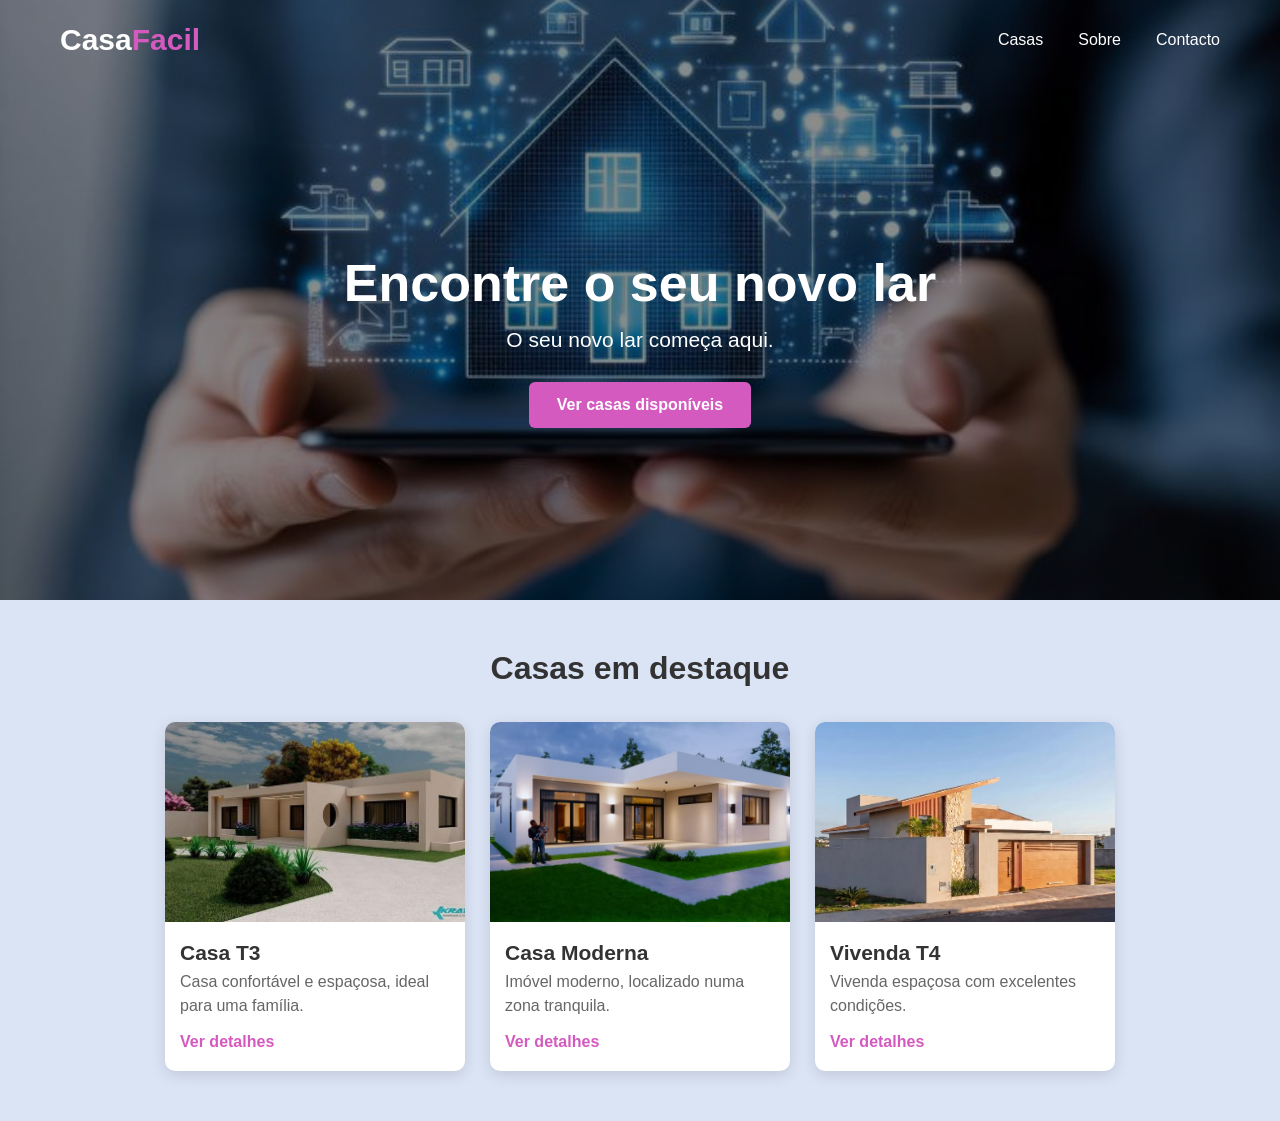
<file: index.html>
<!DOCTYPE html>
<html lang="pt">
<head>
    <meta charset="UTF-8">
    <meta name="viewport" content="width=device-width, initial-scale=1.0">
    <title>CasaFacil</title>

    <link rel="stylesheet" href="estilo.css">
</head>

<body>

    <header class="banner">

        <nav>

            <div class="logo">
                Casa<span>Facil</span>
            </div>

            <ul class="menu">
                <li><a href="#casas">Casas</a></li>
                <li><a href="sobre.html">Sobre</a></li>
                <li><a href="contato.html">Contacto</a></li>
            </ul>

        </nav>
 
        <div class="banner-conteudo">

            <h1>Encontre o seu novo lar</h1>

            <p>O seu novo lar começa aqui.</p>

            <a href="#casas" class="botao">
                Ver casas disponíveis
            </a>

        </div>

    </header>



    <section class="casas" id="casas">

        <h2>Casas em destaque</h2>

        <div class="casas-carrossel">

            <article class="casa">
                <img src="casaT3.jpg" alt="Casa para arrendar">

                <h3>Casa T3</h3>

                <p>
                    Casa confortável e espaçosa,
                    ideal para uma família.
                </p>

                <a href="casaT3.html">Ver detalhes</a>
            </article>


            <article class="casa">
                <img src="Modern Villa.jpg" alt="Casa moderna para arrendar">

                <h3>Casa Moderna</h3>

                <p>
                    Imóvel moderno, localizado
                    numa zona tranquila.
                </p>

                <a href="casaModerna.html">Ver detalhes</a>
            </article>


            <article class="casa">
                <img src="casaT4.jpg" alt="Vivenda para arrendar">

                <h3>Vivenda T4</h3>

                <p>
                    Vivenda espaçosa com
                    excelentes condições.
                </p>

                <a href="vivenda.html">Ver detalhes</a>
            </article>

        </div>

    </section>


</body>
</html>
</file>
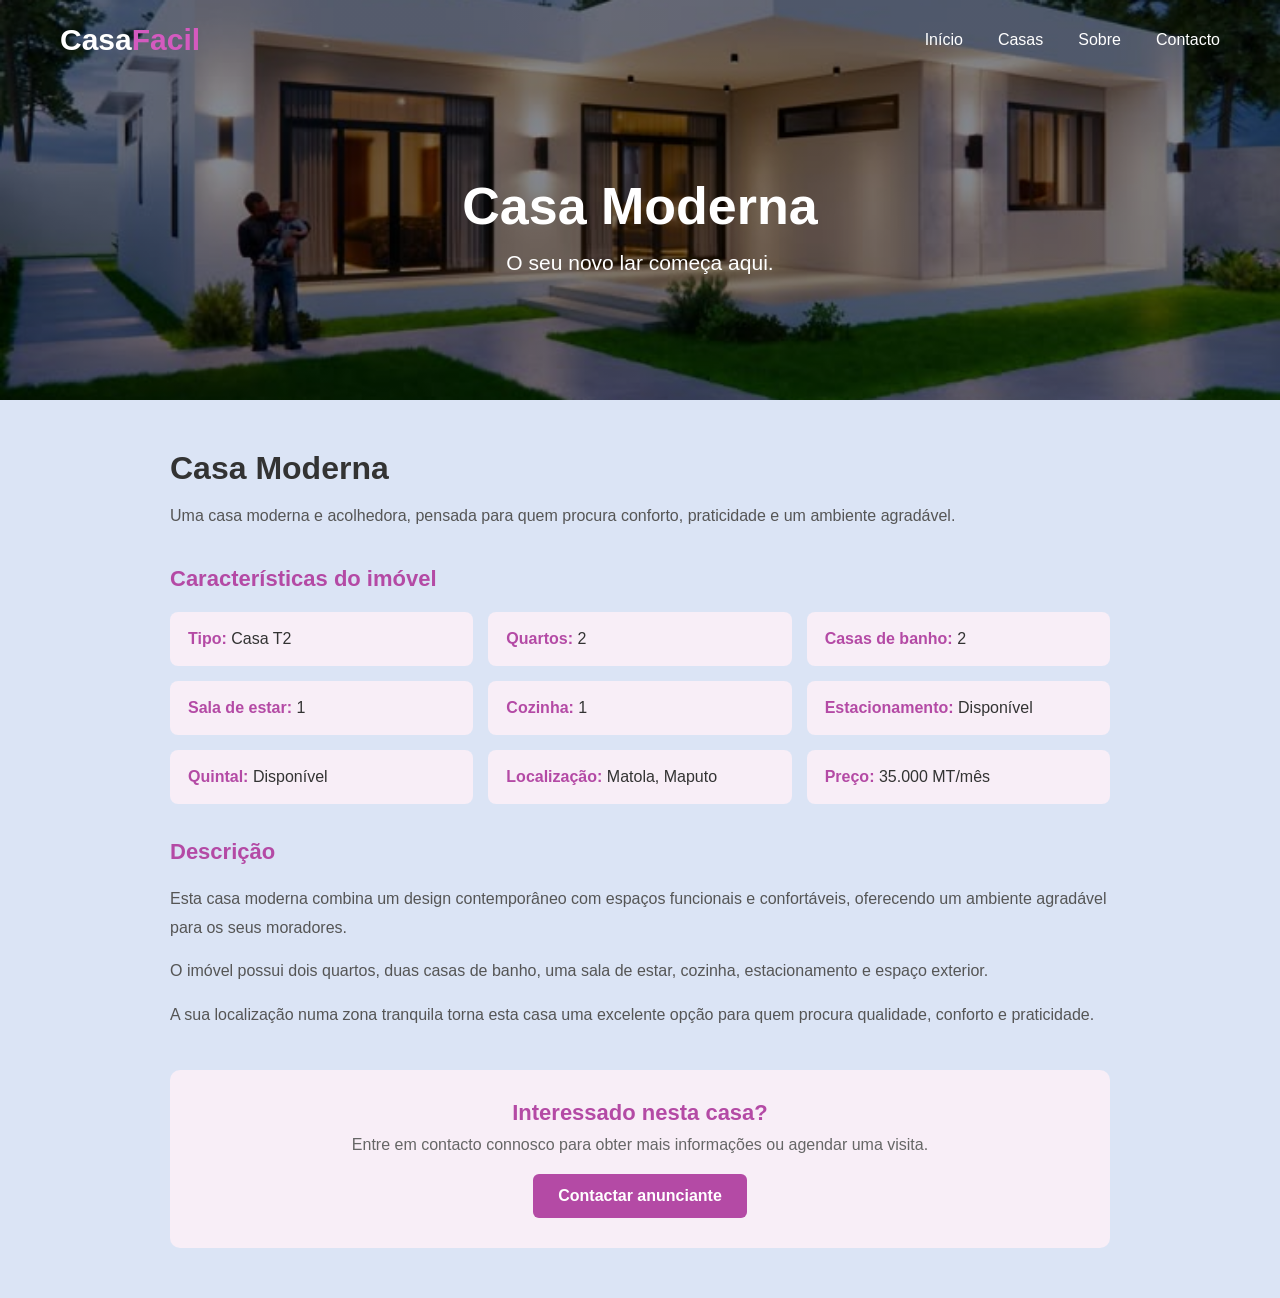
<file: casaModerna.html>
<!DOCTYPE html>
<html lang="pt">
<head>
    <meta charset="UTF-8">
    <meta name="viewport" content="width=device-width, initial-scale=1.0">
    <title>Casa Tipo 3</title>

    <link rel="stylesheet" href="casaModerna.css">
</head>
<body>
    
    <header class="banner">

        <nav>

            <div class="logo">
                Casa<span>Facil</span>
            </div>

            <ul class="menu">
                <li><a href="index.html">Início</a></li>
                <li><a href="dashboard.html">Casas</a></li>
                <li><a href="sobre.html">Sobre</a></li>
                <li><a href="contato.html">Contacto</a></li>
            </ul>

        </nav>

        <div class="banner-conteudo">

            <h1>Casa Moderna</h1>

            <p>O seu novo lar começa aqui.</p>



        </div>

    </header>

     <section class="descricao-casa">

        <h2>Casa Moderna</h2>

        <p class="introducao">
            Uma casa moderna e acolhedora, pensada para quem
            procura conforto, praticidade e um ambiente agradável.
        </p>


        <h3> Características do imóvel</h3>

        <div class="caracteristicas">

            <p><strong>Tipo:</strong> Casa T2</p>

            <p><strong>Quartos:</strong> 2</p>

            <p><strong>Casas de banho:</strong> 2</p>

            <p><strong>Sala de estar:</strong> 1</p>

            <p><strong>Cozinha:</strong> 1</p>

            <p><strong>Estacionamento:</strong> Disponível</p>

            <p><strong>Quintal:</strong> Disponível</p>

            <p><strong>Localização:</strong> Matola, Maputo</p>

            <p><strong>Preço:</strong> 35.000 MT/mês</p>

        </div>


        <h3> Descrição</h3>

        <p>
            Esta casa moderna combina um design contemporâneo
            com espaços funcionais e confortáveis, oferecendo
            um ambiente agradável para os seus moradores.
        </p>

        <p>
            O imóvel possui dois quartos, duas casas de banho,
            uma sala de estar, cozinha, estacionamento e espaço
            exterior.
        </p>

        <p>
            A sua localização numa zona tranquila torna esta
            casa uma excelente opção para quem procura qualidade,
            conforto e praticidade.
        </p>


        <div class="contacto-casa">

            <h3> Interessado nesta casa?</h3>

            <p>
                Entre em contacto connosco para obter mais
                informações ou agendar uma visita.
            </p>

            <a href="contato.html">
                Contactar anunciante
            </a>

        </div>

    </section>

</body>
</html>
</file>
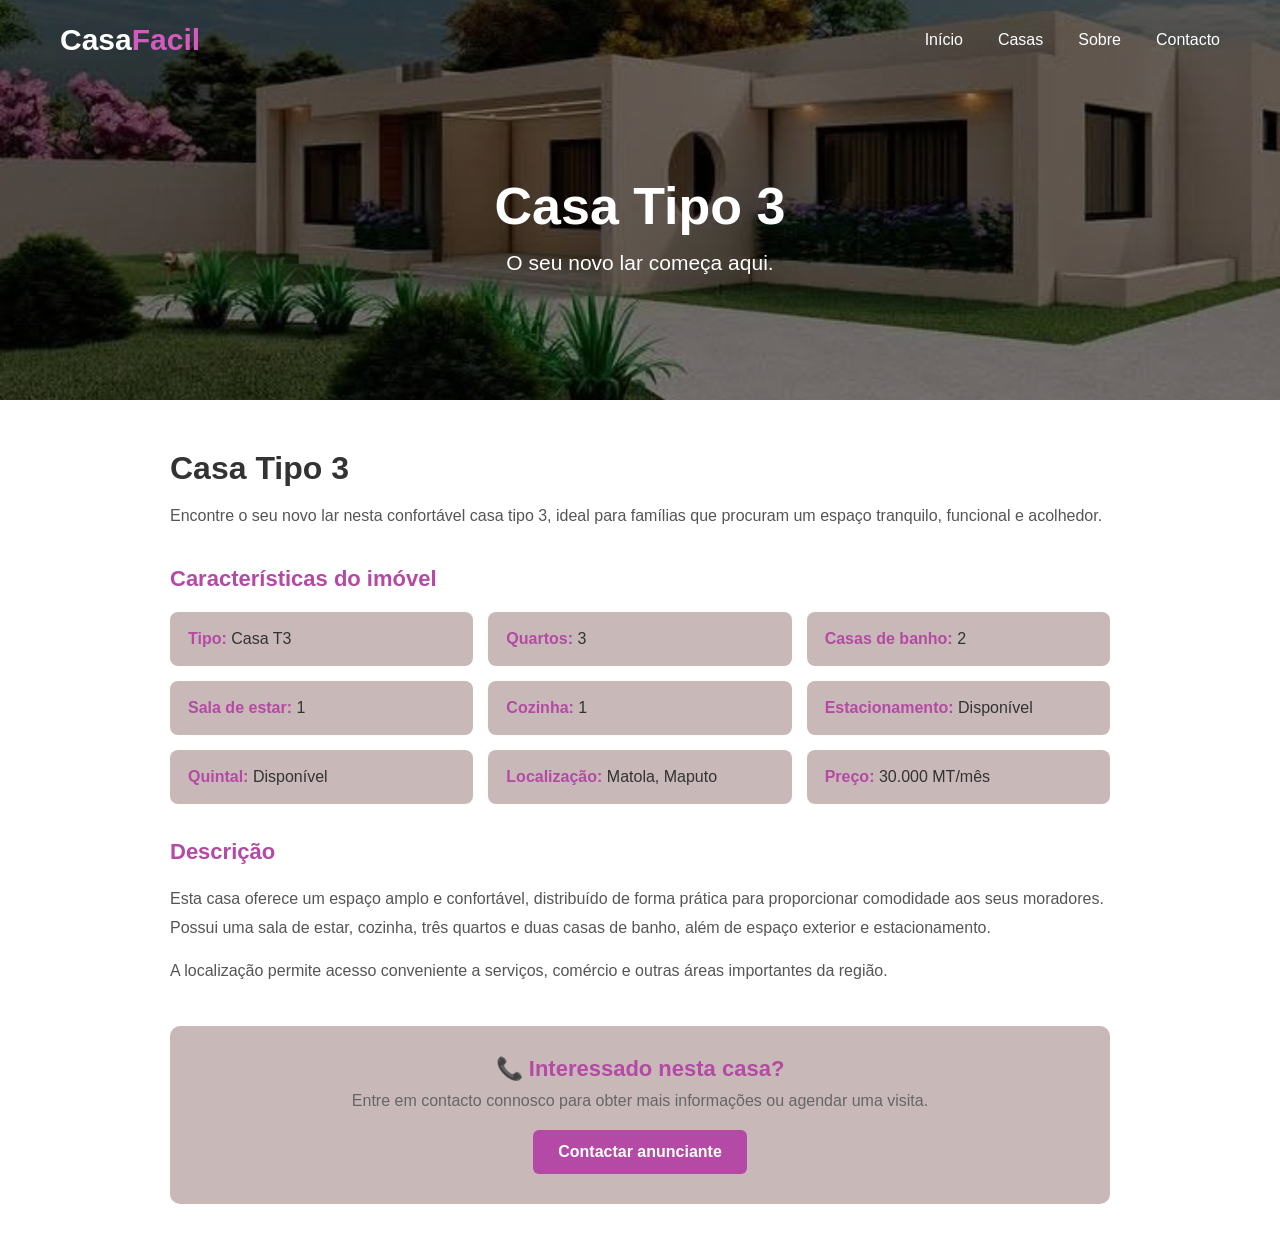
<file: casaT3.html>
<!DOCTYPE html>
<html lang="pt">
<head>
    <meta charset="UTF-8">
    <meta name="viewport" content="width=device-width, initial-scale=1.0">
    <title>Casa Tipo 3</title>

    <link rel="stylesheet" href="casaT3.css">
</head>
<body>
    
    <header class="banner">

        <nav>

            <div class="logo">
                Casa<span>Facil</span>
            </div>

            <ul class="menu">
                <li><a href="index.html">Início</a></li>
                <li><a href="index.html#casas">Casas</a></li>
                <li><a href="sobre.html">Sobre</a></li>
                <li><a href="contato.html">Contacto</a></li>
            </ul>

        </nav>

        <div class="banner-conteudo">

            <h1>Casa Tipo 3</h1>

            <p>O seu novo lar começa aqui.</p>


        </div>

    </header>

    <section class="descricao-casa">

    <h2>Casa Tipo 3</h2>

    <p class="introducao">
        Encontre o seu novo lar nesta confortável casa tipo 3,
        ideal para famílias que procuram um espaço tranquilo,
        funcional e acolhedor.
    </p>

    <h3>Características do imóvel</h3>

    <div class="caracteristicas">

        <p><strong>Tipo:</strong> Casa T3</p>
        <p><strong>Quartos:</strong> 3</p>
        <p><strong>Casas de banho:</strong> 2</p>
        <p><strong>Sala de estar:</strong> 1</p>
        <p><strong>Cozinha:</strong> 1</p>
        <p><strong>Estacionamento:</strong> Disponível</p>
        <p><strong>Quintal:</strong> Disponível</p>
        <p><strong>Localização:</strong> Matola, Maputo</p>
        <p><strong>Preço:</strong> 30.000 MT/mês</p>

    </div>

    <h3> Descrição</h3>

    <p>
        Esta casa oferece um espaço amplo e confortável,
        distribuído de forma prática para proporcionar
        comodidade aos seus moradores. Possui uma sala de
        estar, cozinha, três quartos e duas casas de banho,
        além de espaço exterior e estacionamento.
    </p>

    <p>
        A localização permite acesso conveniente a serviços,
        comércio e outras áreas importantes da região.
    </p>

    <div class="contacto-casa">

        <h3>📞 Interessado nesta casa?</h3>

        <p>
            Entre em contacto connosco para obter mais
            informações ou agendar uma visita.
        </p>

        <a href="contato.html">Contactar anunciante</a>

    </div>

</section>
</body>
</html>
</file>
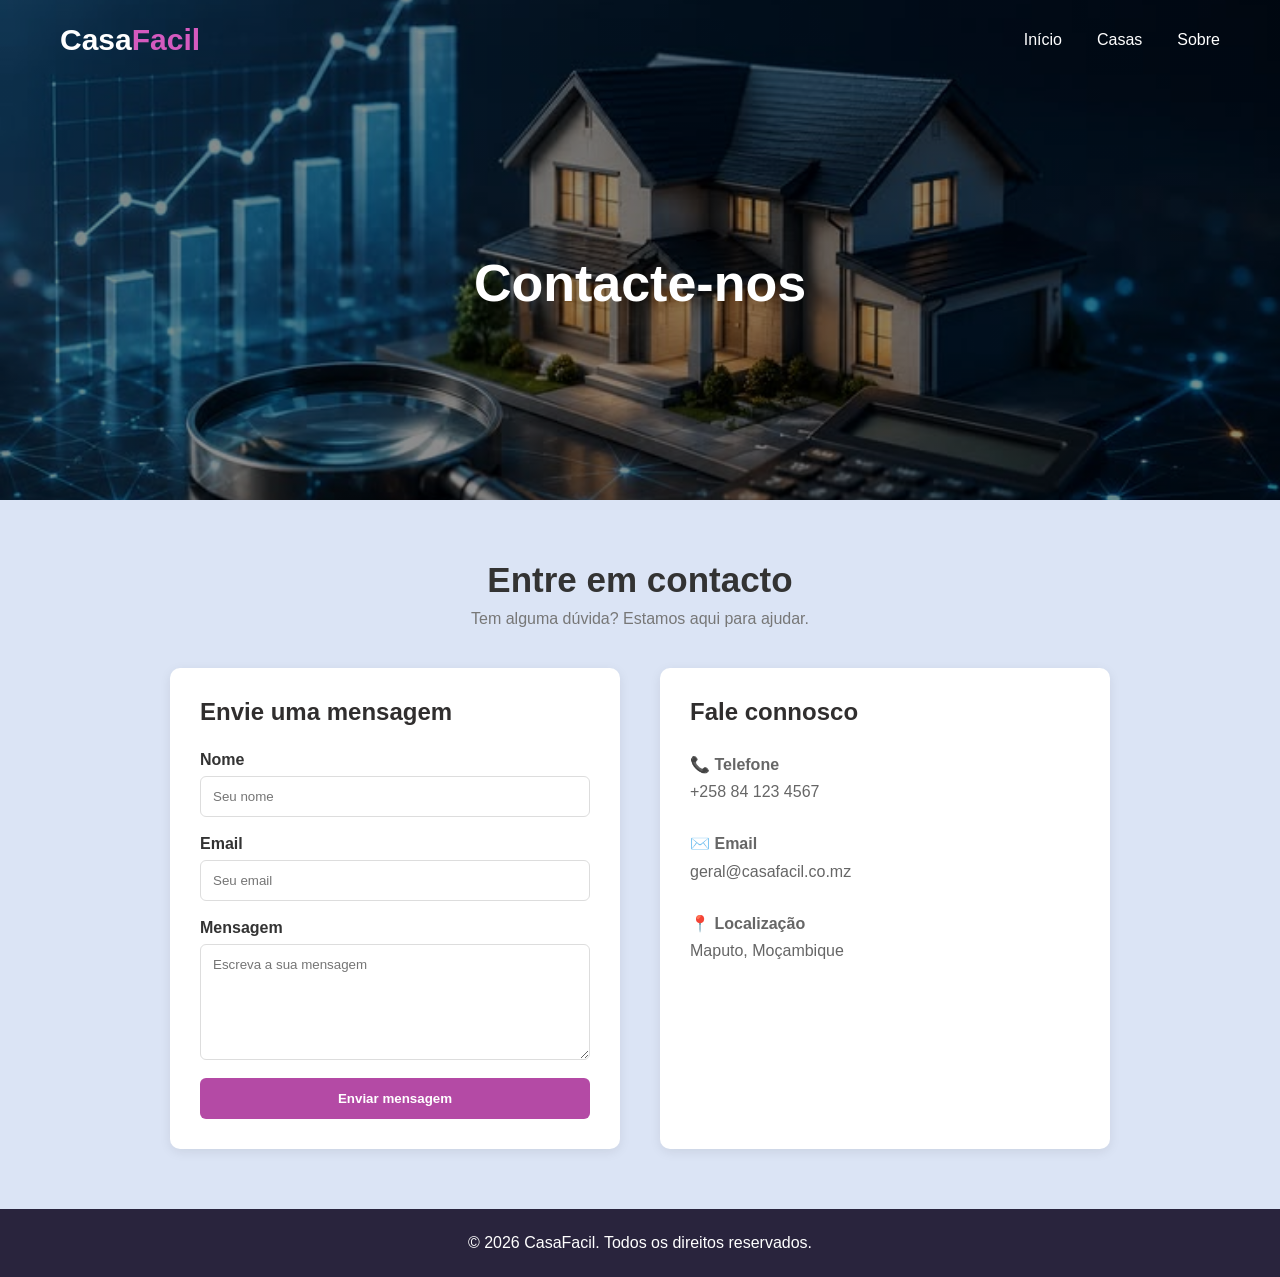
<file: contato.html>
<!DOCTYPE html>
<html lang="pt">
<head>
    <meta charset="UTF-8">
    <meta name="viewport" content="width=device-width, initial-scale=1.0">

    <title>Contacto | CasaFacil</title>

    <link rel="stylesheet" href="contato.css">

</head>

<body>

    <!-- MENU -->

    
    <header class="banner">

        <nav>

            <div class="logo">
                Casa<span>Facil</span>
            </div>

            <ul class="menu">
                <li><a href="index.html">Início</a></li>
                <li><a href="index.html#casas">Casas</a></li>
                <li><a href="sobre.html">Sobre</a></li>
            </ul>

        </nav>

        <div class="banner-conteudo">

            <h1>Contacte-nos</h1>

        </div>

    </header>


    <!-- CONTACTO -->

    <section class="contacto">

        <h1>Entre em contacto</h1>

        <p>
            Tem alguma dúvida? Estamos aqui para ajudar.
        </p>


        <div class="contacto-container">

            <!-- FORMULÁRIO -->

            <div class="formulario">

                <h2>Envie uma mensagem</h2>

                <form id="formContato">

    <label>Nome</label>
    <input
        type="text"
        id="nome"
        placeholder="Seu nome"
        required
    >

    <label>Email</label>
    <input
        type="email"
        id="email"
        placeholder="Seu email"
        required
    >

    <label>Mensagem</label>
    <textarea
        id="mensagem"
        rows="6"
        placeholder="Escreva a sua mensagem"
        required
    ></textarea>

    <button type="submit">
        Enviar mensagem
    </button>

</form>
            </div>


            <!-- INFORMAÇÕES -->

            <div class="dados-contacto">

                <h2>Fale connosco</h2>

                <p>
                    📞 <strong>Telefone</strong><br>
                    +258 84 123 4567
                </p>

                <p>
                    ✉️ <strong>Email</strong><br>
                    geral@casafacil.co.mz
                </p>

                <p>
                    📍 <strong>Localização</strong><br>
                    Maputo, Moçambique
                </p>

            </div>

        </div>

    </section>


    <!-- RODAPÉ -->

    <footer>

        <p>
            © 2026 CasaFacil. Todos os direitos reservados.
        </p>

    </footer>

    <script src="contato.js"></script>

</body>
</html>
</file>
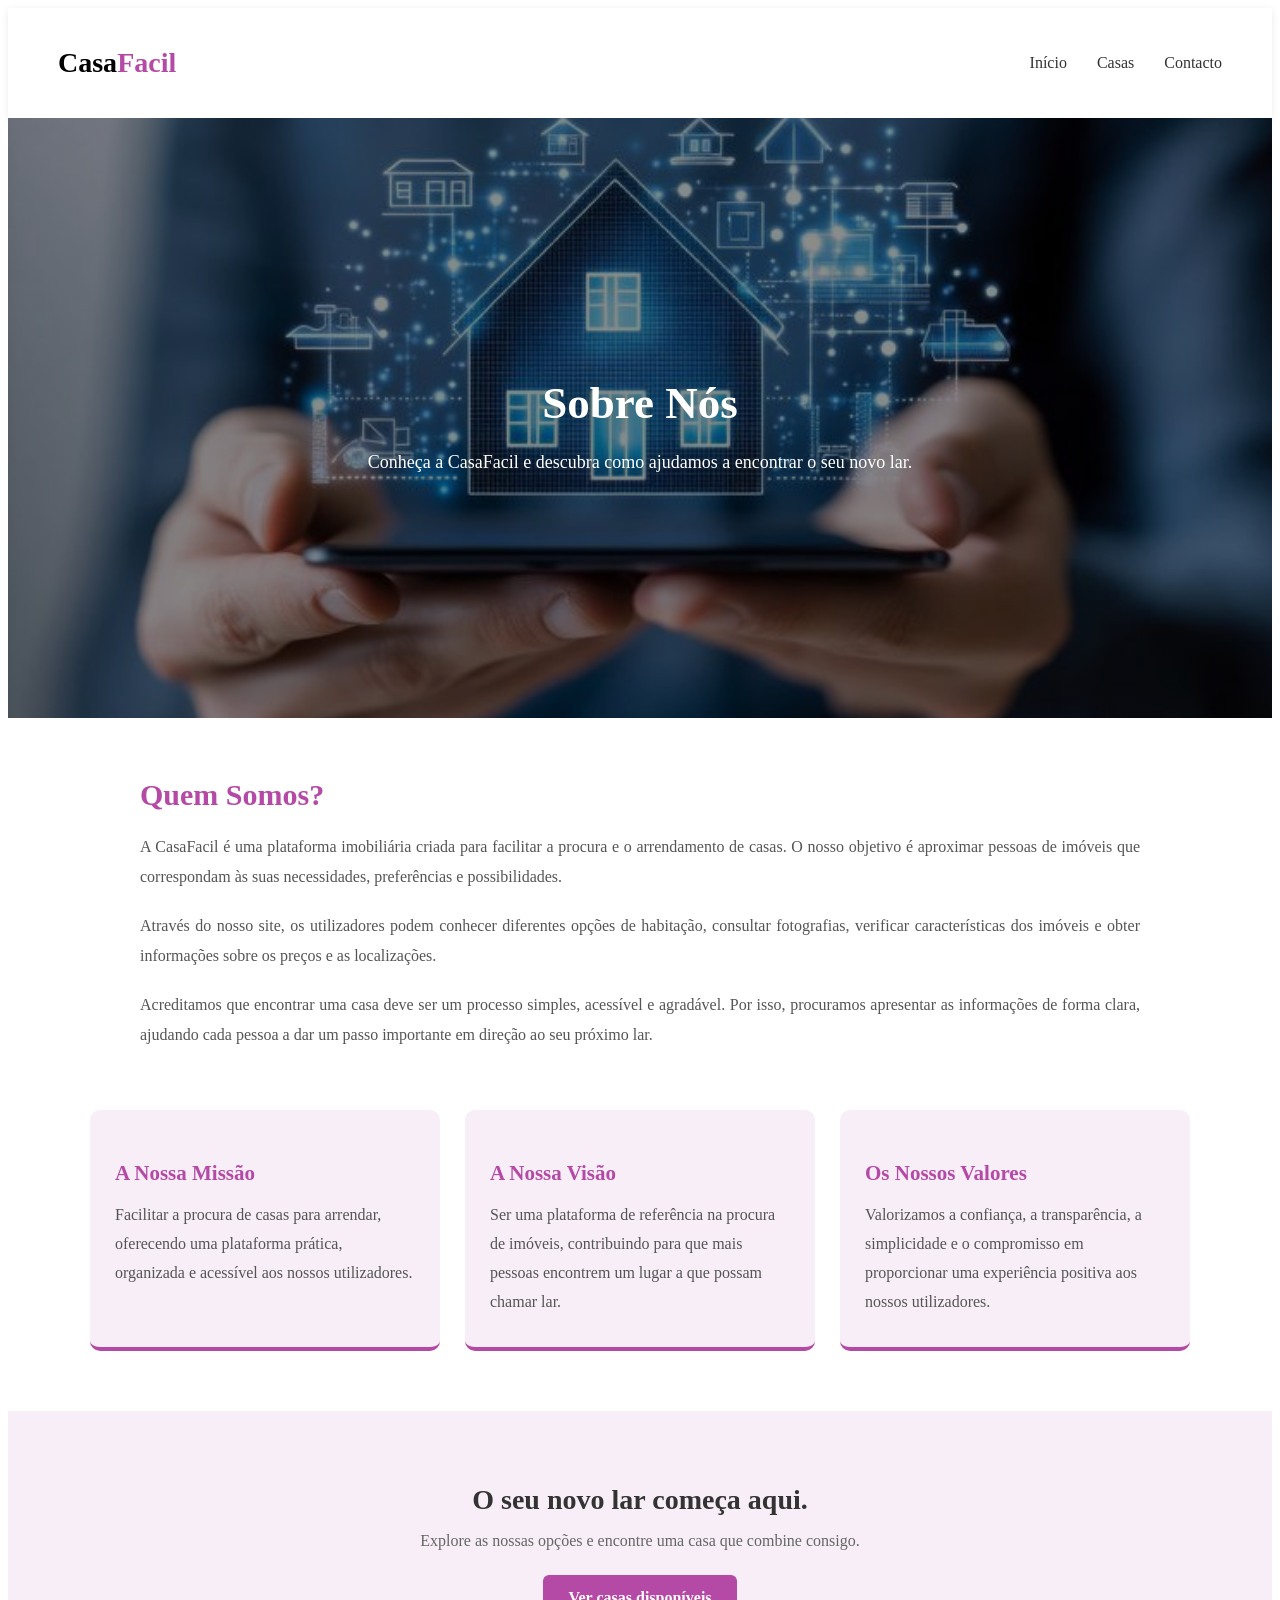
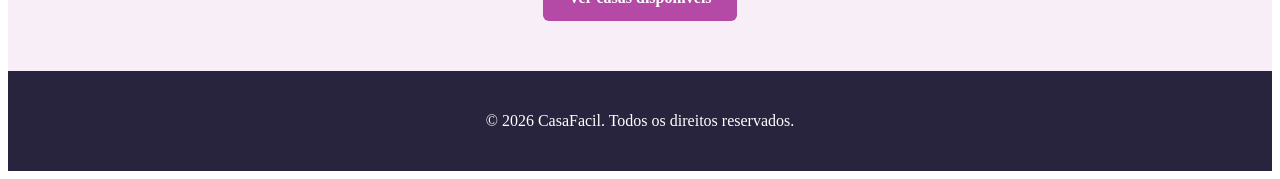
<file: sobre.html>
<!DOCTYPE html>
<html lang="pt">
<head>
    <meta charset="UTF-8">
    <meta name="viewport" content="width=device-width, initial-scale=1.0">
    <title>Sobre Nós | CasaFacil</title>
    <link rel="stylesheet" href="sobre.css">
</head>
<body>

<header class="topo">
    <div class="logo">
        Casa<span>Facil</span>
    </div>

    <nav>
        <ul class="menu">
            <li><a href="index.html">Início</a></li>
            <li><a href="index.html#casas">Casas</a></li>
            <li><a href="contato.html">Contacto</a></li>
        </ul>
    </nav>

    
</header>

<section class="banner-sobre">
    <div class="conteudo-sobre">
        <h1>Sobre Nós</h1>
        <p>Conheça a CasaFacil e descubra como ajudamos a encontrar o seu novo lar.</p>
    </div>
</section>

<section class="sobre-nos">
    <div class="texto-sobre">
        <h2>Quem Somos?</h2>

        <p>
            A CasaFacil é uma plataforma imobiliária criada para facilitar
            a procura e o arrendamento de casas. O nosso objetivo é aproximar
            pessoas de imóveis que correspondam às suas necessidades,
            preferências e possibilidades.
        </p>

        <p>
            Através do nosso site, os utilizadores podem conhecer diferentes
            opções de habitação, consultar fotografias, verificar características
            dos imóveis e obter informações sobre os preços e as localizações.
        </p>

        <p>
            Acreditamos que encontrar uma casa deve ser um processo simples,
            acessível e agradável. Por isso, procuramos apresentar as informações
            de forma clara, ajudando cada pessoa a dar um passo importante
            em direção ao seu próximo lar.
        </p>
    </div>
</section>

<section class="missao-visao">
    <div class="caixa-info">
        <h3>A Nossa Missão</h3>
        <p>
            Facilitar a procura de casas para arrendar, oferecendo uma plataforma
            prática, organizada e acessível aos nossos utilizadores.
        </p>
    </div>

    <div class="caixa-info">
        <h3>A Nossa Visão</h3>
        <p>
            Ser uma plataforma de referência na procura de imóveis,
            contribuindo para que mais pessoas encontrem um lugar a que possam chamar lar.
        </p>
    </div>

    <div class="caixa-info">
        <h3>Os Nossos Valores</h3>
        <p>
            Valorizamos a confiança, a transparência, a simplicidade e o compromisso
            em proporcionar uma experiência positiva aos nossos utilizadores.
        </p>
    </div>
</section>

<section class="chamada-sobre">
    <h2>O seu novo lar começa aqui.</h2>
    <p>Explore as nossas opções e encontre uma casa que combine consigo.</p>
    <a href="dashboard.html" class="botao">Ver casas disponíveis</a>
</section>

<footer>
    <p>© 2026 CasaFacil. Todos os direitos reservados.</p>
</footer>

</body>
</html>
</file>
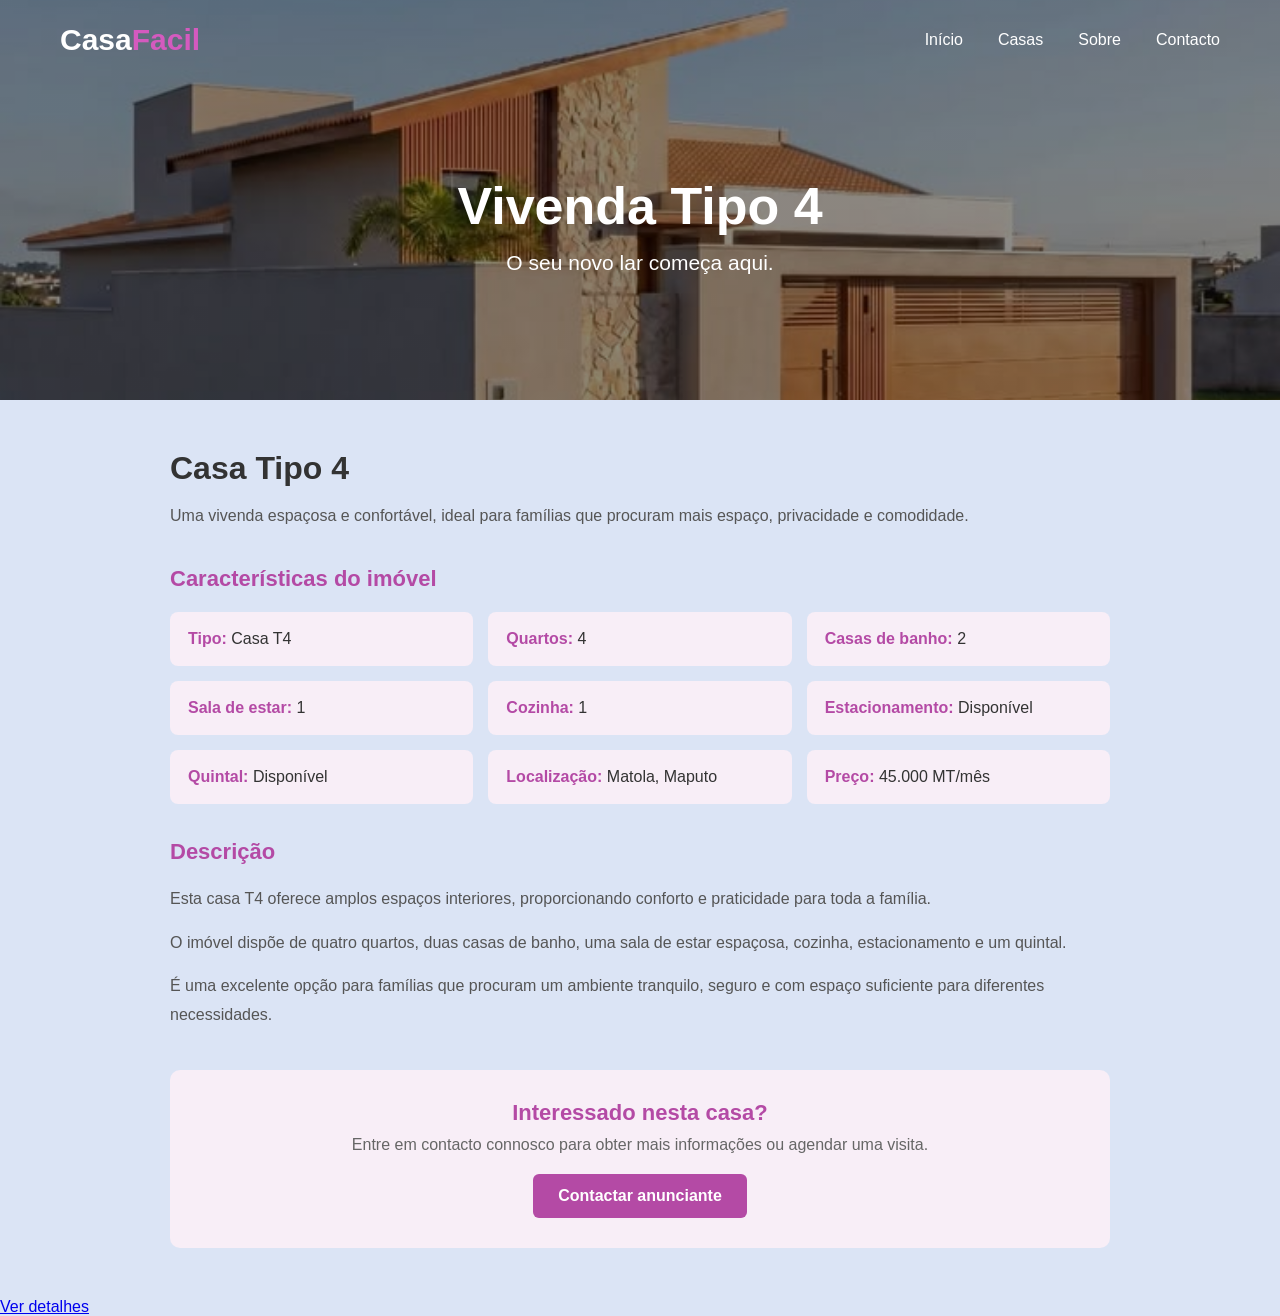
<file: vivenda.html>
<!DOCTYPE html>
<html lang="pt">
<head>
    <meta charset="UTF-8">
    <meta name="viewport" content="width=device-width, initial-scale=1.0">
    <title>Casa Tipo 3</title>

    <link rel="stylesheet" href="vivenda.css">
</head>
<body>
    
    <header class="banner">

        <nav>

            <div class="logo">
                Casa<span>Facil</span>
            </div>

            <ul class="menu">
                <li><a href="index.html">Início</a></li>
                <li><a href="#casas">Casas</a></li>
                <li><a href="sobre.html">Sobre</a></li>
                <li><a href="contato.html">Contacto</a></li>
            </ul>

        </nav>

        <div class="banner-conteudo">

            <h1>Vivenda Tipo 4</h1>

            <p>O seu novo lar começa aqui.</p>

        </div>

    </header>

     <!-- DESCRIÇÃO DA CASA -->

    <section class="descricao-casa">

        <h2>Casa Tipo 4</h2>

        <p class="introducao">
            Uma vivenda espaçosa e confortável, ideal para famílias
            que procuram mais espaço, privacidade e comodidade.
        </p>


        <h3> Características do imóvel</h3>

        <div class="caracteristicas">

            <p><strong>Tipo:</strong> Casa T4</p>

            <p><strong>Quartos:</strong> 4</p>

            <p><strong>Casas de banho:</strong> 2</p>

            <p><strong>Sala de estar:</strong> 1</p>

            <p><strong>Cozinha:</strong> 1</p>

            <p><strong>Estacionamento:</strong> Disponível</p>

            <p><strong>Quintal:</strong> Disponível</p>

            <p><strong>Localização:</strong> Matola, Maputo</p>

            <p><strong>Preço:</strong> 45.000 MT/mês</p>

        </div>


        <h3> Descrição</h3>

        <p>
            Esta casa T4 oferece amplos espaços interiores,
            proporcionando conforto e praticidade para toda a família.
        </p>

        <p>
            O imóvel dispõe de quatro quartos, duas casas de banho,
            uma sala de estar espaçosa, cozinha, estacionamento
            e um quintal.
        </p>

        <p>
            É uma excelente opção para famílias que procuram um
            ambiente tranquilo, seguro e com espaço suficiente
            para diferentes necessidades.
        </p>


        <div class="contacto-casa">

            <h3> Interessado nesta casa?</h3>

            <p>
                Entre em contacto connosco para obter mais
                informações ou agendar uma visita.
            </p>

            <a href="contato.html">
                Contactar anunciante
            </a>

        </div>

    </section>

</body>
</html>


<a href="casa3.html">Ver detalhes</a>
</file>
<file: estilo.css>
/* CONFIGURAÇÕES GERAIS */

* {
    margin: 0;
    padding: 0;
    box-sizing: border-box;
}

body {
    font-family: Arial, sans-serif;
    background-color: #dbe4f5;
    color: #333;
}


/* BANNER */

.banner {
    height: 600px;

    background-image:
        linear-gradient(
            rgba(0, 0, 0, 0.45),
            rgba(0, 0, 0, 0.45)
        ),
        url("banner.jpg");

    background-size: cover;
    background-position: center;
    background-repeat: no-repeat;

    color: white;
}


/* MENU */

nav {
    height: 80px;

    display: flex;
    align-items: center;
    justify-content: space-between;

    padding: 0 60px;
}


/* LOGO */

.logo {
    font-size: 30px;
    font-weight: bold;
}

.logo span {
    color: #d45abf;
}



.menu {
    list-style: none;

    display: flex;
    gap: 35px;
}

.menu li a {
    color: white;
    text-decoration: none;
    font-size: 16px;

    transition: 0.3s;
}

.menu li a:hover {
    color: #d45abf;
}


/* CONTEÚDO DO BANNER */

.banner-conteudo {
    height: calc(100% - 80px);

    display: flex;
    flex-direction: column;

    justify-content: center;
    align-items: center;

    text-align: center;
}


.banner-conteudo h1 {
    font-size: 52px;
    margin-bottom: 15px;
}


.banner-conteudo p {
    font-size: 21px;
    margin-bottom: 30px;
}


/* BOTÃO */

.botao {
    background-color: #d45abf;

    color: white;

    text-decoration: none;

    padding: 14px 28px;

    border-radius: 6px;

    font-weight: bold;

    transition: 0.3s;
}

.botao:hover {
    background-color: #b944a5;
}


/* SECÇÃO DAS CASAS */

.casas {
    padding: 50px 60px;
    text-align: center;
}

.casas h2 {
    font-size: 32px;
    margin-bottom: 35px;
}


/* CARTÕES */

.casas-carrossel {
    display: flex;
    justify-content: center;
    gap: 25px;
    flex-wrap: wrap;
}


.casa {
    width: 300px;

    background-color: white;

    border-radius: 10px;

    overflow: hidden;

    box-shadow: 0 4px 15px rgba(0, 0, 0, 0.12);

    text-align: left;
}


.casa img {
    width: 100%;
    height: 200px;

    object-fit: cover;
}


.casa h3 {
    font-size: 21px;
    padding: 15px 15px 5px;
}


.casa p {
    padding: 0 15px 15px;

    color: #666;

    line-height: 1.5;
}


.casa a {
    display: inline-block;

    margin: 0 15px 20px;

    color: #d45abf;

    text-decoration: none;

    font-weight: bold;
}

/* RESPONSIVIDADE DO MENU DE NAVEGAÇÃO */
@media (max-width: 700px) {
    header.banner nav {
        display: flex;
        flex-direction: column;
        align-items: center;
        gap: 15px;
        padding: 15px 12px;
    }

    header.banner .logo {
        font-size: 26px;
    }

    header.banner .menu {
        display: flex;
        flex-wrap: wrap;
        justify-content: center;
        align-items: center;
        gap: 12px 18px;
        width: 100%;
        padding: 0;
        margin: 0;
        list-style: none;
    }

    header.banner .menu li {
        margin: 0;
        padding: 0;
    }

    header.banner .menu a {
        font-size: 14px;
        white-space: nowrap;
    }

    .banner-conteudo {
        padding: 20px 15px;
    }

    .banner-conteudo h1 {
        font-size: 32px;
    }

    .banner-conteudo p {
        font-size: 16px;
    }
}

@media (max-width: 380px) {
    header.banner .menu {
        gap: 12px;
    }

    header.banner .menu a {
        font-size: 13px;
    }

    .banner-conteudo h1 {
        font-size: 27px;
    }
}
/* UNIFORMIZAR A TIPOGRAFIA DA PÁGINA SOBRE NÓS */

.banner-sobre,
.sobre-nos,
.missao-visao,
.chamada-sobre {
    font-family: Arial, sans-serif;
}

.conteudo-sobre h1 {
    font-family: Arial, sans-serif;
    font-size: 50px;
    font-weight: bold;
}

.conteudo-sobre p {
    font-family: Arial, sans-serif;
    font-size: 18px;
    font-weight: normal;
}

.texto-sobre h2 {
    font-size: 28px;
    font-weight: bold;
}

.texto-sobre p {
    font-size: 16px;
    font-weight: normal;
    line-height: 1.7;
}

.caixa-info h3 {
    font-size: 20px;
    font-weight: bold;
}

.caixa-info p {
    font-size: 16px;
    line-height: 1.7;
}

.chamada-sobre h2 {
    font-size: 28px;
    font-weight: bold;
}

.chamada-sobre p {
    font-size: 16px;
    line-height: 1.7;
}

/* Ajustes para telemóveis */
@media (max-width: 700px) {
    .conteudo-sobre h1 {
        font-size: 32px;
    }

    .conteudo-sobre p {
        font-size: 16px;
    }

    .texto-sobre h2,
    .chamada-sobre h2 {
        font-size: 25px;
    }
}

@media (max-width: 700px) {
    .banner-sobre {
        height: 450px;
    }

    .conteudo-sobre h1 {
        font-size: 34px;
    }

    .conteudo-sobre p {
        font-size: 16px;
    }
}

.conteudo-sobre {
    max-width: 750px;
}

.conteudo-sobre h1 {
    font-size: 45px;
    margin-bottom: 15px;
}

.conteudo-sobre p {
    font-size: 18px;
    line-height: 1.7;
}

/* QUEM SOMOS */
.sobre-nos {
    max-width: 1000px;
    margin: 60px auto;
    padding: 0 30px;
}

.texto-sobre h2 {
    color: #b44aa5;
    font-size: 30px;
    margin-bottom: 20px;
}

.texto-sobre p {
    color: #555;
    font-size: 16px;
    line-height: 1.9;
    margin-bottom: 18px;
    text-align: justify;
}

/* MISSÃO, VISÃO E VALORES */
.missao-visao {
    display: grid;
    grid-template-columns: repeat(3, 1fr);
    gap: 25px;
    max-width: 1100px;
    margin: 0 auto 60px;
    padding: 0 30px;
}

.caixa-info {
    background-color: #f8eef7;
    padding: 30px 25px;
    border-radius: 10px;
    border-bottom: 4px solid #b44aa5;
}

.caixa-info h3 {
    color: #b44aa5;
    font-size: 21px;
    margin-bottom: 15px;
}

.caixa-info p {
    color: #555;
    line-height: 1.8;
    margin: 0;
}

/* CHAMADA FINAL */
.chamada-sobre {
    background-color: #f8eef7;
    text-align: center;
    padding: 50px 25px;
}

.chamada-sobre h2 {
    color: #333;
    font-size: 28px;
    margin-bottom: 12px;
}

.chamada-sobre p {
    color: #666;
    margin-bottom: 25px;
}

.chamada-sobre .botao {
    display: inline-block;
    background-color: #b44aa5;
    color: white;
    padding: 14px 25px;
    border-radius: 6px;
    text-decoration: none;
    font-weight: bold;
    transition: background-color 0.3s;
}

.chamada-sobre .botao:hover {
    background-color: #963a89;
}

/* RODAPÉ */
footer {
    background-color: #29243d;
    color: white;
    text-align: center;
    padding: 25px;
}

/* RESPONSIVIDADE */
@media (max-width: 700px) {
    .topo {
        flex-direction: column;
        gap: 18px;
        padding: 20px;
    }

    .topo .menu {
        flex-wrap: wrap;
        justify-content: center;
        gap: 15px;
    }

    .banner-sobre {
        min-height: 280px;
    }

    .conteudo-sobre h1 {
        font-size: 34px;
    }

    .conteudo-sobre p {
        font-size: 16px;
    }

    .sobre-nos {
        margin: 40px auto;
        padding: 0 20px;
    }

    .missao-visao {
        grid-template-columns: 1fr;
        padding: 0 20px;
    }

    .chamada-sobre h2 {
        font-size: 24px;
    }
}
</file>
<file: casaModerna.css>
* {
    margin: 0;
    padding: 0;
    box-sizing: border-box;
}

body {
    font-family: Arial, sans-serif;
    background-color: #dbe4f5;
    color: #333;
}


/* BANNER */

.banner {
    height: 400px;

    background-image:
        linear-gradient(
            rgba(0, 0, 0, 0.45),
            rgba(0, 0, 0, 0.45)
        ),
        url("Modern\ Villa.jpg");

    background-size: cover;
    background-position: center;
    background-repeat: no-repeat;

    color: white;
}


/* MENU */

nav {
    height: 80px;

    display: flex;
    align-items: center;
    justify-content: space-between;

    padding: 0 60px;
}


/* LOGO */

.logo {
    font-size: 30px;
    font-weight: bold;
}

.logo span {
    color: #d45abf;
}



.menu {
    list-style: none;

    display: flex;
    gap: 35px;
}

.menu li a {
    color: white;
    text-decoration: none;
    font-size: 16px;

    transition: 0.3s;
}

.menu li a:hover {
    color: #d45abf;
}


/* CONTEÚDO DO BANNER */

.banner-conteudo {
    height: calc(100% - 80px);

    display: flex;
    flex-direction: column;

    justify-content: center;
    align-items: center ;

    text-align: center;
}


.banner-conteudo h1 {
    font-size: 52px;
    margin-bottom: 15px;
}


.banner-conteudo p {
    font-size: 21px;
    margin-bottom: 30px;
}

/* DESCRIÇÃO DA CASA */

.descricao-casa {
    max-width: 1000px;
    margin: 50px auto;
    padding: 0 30px;
    color: #333;
}

.descricao-casa h2 {
    font-size: 32px;
    margin-bottom: 15px;
    color: #333;
}

.descricao-casa h3 {
    font-size: 22px;
    margin-top: 35px;
    margin-bottom: 20px;
    color: #b44aa5;
}

.introducao {
    font-size: 18px;
    line-height: 1.7;
    color: #666;
    margin-bottom: 30px;
}


/* CARACTERÍSTICAS */

.caracteristicas {
    display: grid;
    grid-template-columns: repeat(3, 1fr);
    gap: 15px;
    margin-bottom: 30px;
}

.caracteristicas p {
    background-color: #f8eef7;
    padding: 18px;
    border-radius: 8px;
    margin: 0;
}

.caracteristicas strong {
    color: #b44aa5;
}


/* TEXTO DA DESCRIÇÃO */

.descricao-casa > p {
    font-size: 16px;
    line-height: 1.8;
    color: #555;
    margin-bottom: 15px;
}


/* CONTACTO */

.contacto-casa {
    margin-top: 40px;
    padding: 30px;
    background-color: #f8eef7;
    border-radius: 10px;
    text-align: center;
}

.contacto-casa h3 {
    margin-top: 0;
    margin-bottom: 10px;
}

.contacto-casa p {
    color: #666;
    margin-bottom: 20px;
}

.contacto-casa a {
    display: inline-block;
    padding: 13px 25px;
    background-color: #b44aa5;
    color: white;
    text-decoration: none;
    border-radius: 6px;
    font-weight: bold;
}

.contacto-casa a:hover {
    background-color: #963a89;
}


/* RESPONSIVO */

@media (max-width: 700px) {

    .descricao-casa {
        padding: 0 20px;
    }

    .caracteristicas {
        grid-template-columns: 1fr;
    }

    .descricao-casa h2 {
        font-size: 27px;
    }
}
</file>
<file: casaT3.css>
* {
    margin: 0;
    padding: 0;
    box-sizing: border-box;
}

body {
    font-family: Arial, sans-serif;
    color:#333;
    background-color: #dbe4f5 dad7d7;
}


/* BANNER */

.banner {
    height: 400px;

    background-image:
        linear-gradient(
            rgba(0, 0, 0, 0.45),
            rgba(0, 0, 0, 0.45)
        ),
        url("casaT3.jpg");

    background-size: cover;
    background-position: center;
    background-repeat: no-repeat;

    color: white;
}


/* MENU */

nav {
    height: 80px;

    display: flex;
    align-items: center;
    justify-content: space-between;

    padding: 0 60px;
}


/* LOGO */

.logo {
    font-size: 30px;
    font-weight: bold;
}

.logo span {
    color: #d45abf;
}



.menu {
    list-style: none;

    display: flex;
    gap: 35px;
}

.menu li a {
    color: white;
    text-decoration: none;
    font-size: 16px;

    transition: 0.3s;
}

.menu li a:hover {
    color: #d45abf;
}


/* CONTEÚDO DO BANNER */

.banner-conteudo {
    height: calc(100% - 80px);

    display: flex;
    flex-direction: column;

    justify-content: center;
    align-items: center ;

    text-align: left;
}


.banner-conteudo h1 {
    font-size: 52px;
    margin-bottom: 15px;
}


.banner-conteudo p {
    font-size: 21px;
    margin-bottom: 30px;
}

/* DESCRIÇÃO DA CASA */

.descricao-casa {
    max-width: 1000px;
    margin: 50px auto;
    padding: 0 30px;
    color: #333;
}

.descricao-casa h2 {
    font-size: 32px;
    margin-bottom: 15px;
    color: #333;
}

.descricao-casa h3 {
    font-size: 22px;
    margin-top: 35px;
    margin-bottom: 20px;
    color: #b44aa5;
}

.introducao {
    font-size: 18px;
    line-height: 1.7;
    color: #666;
    margin-bottom: 30px;
}


/* CARACTERÍSTICAS */

.caracteristicas {
    display: grid;
    grid-template-columns: repeat(3, 1fr);
    gap: 15px;
    margin-bottom: 30px;
}

.caracteristicas p {
    background-color: #c9b8b8;
    padding: 18px;
    border-radius: 8px;
    margin: 0;
}

.caracteristicas strong {
    color: #b44aa5;
}


/* TEXTO DA DESCRIÇÃO */

.descricao-casa > p {
    font-size: 16px;
    line-height: 1.8;
    color: #555;
    margin-bottom: 15px;
}


/* CONTACTO */

.contacto-casa {
    margin-top: 40px;
    padding: 30px;
    background-color: #c9b8b8;
    border-radius: 10px;
    text-align: center;
}

.contacto-casa h3 {
    margin-top: 0;
    margin-bottom: 10px;
}

.contacto-casa p {
    color: #666;
    margin-bottom: 20px;
}

.contacto-casa a {
    display: inline-block;
    padding: 13px 25px;
    background-color: #b44aa5;
    color: white;
    text-decoration: none;
    border-radius: 6px;
    font-weight: bold;
}

.contacto-casa a:hover {
    background-color: #963a89;
}


/* RESPONSIVO */

@media (max-width: 700px) {

    .descricao-casa {
        padding: 0 20px;
    }

    .caracteristicas {
        grid-template-columns: 1fr;
    }

    .descricao-casa h2 {
        font-size: 27px;
    }
}
</file>
<file: contato.css>
/* CONFIGURAÇÕES GERAIS */

* {
    margin: 0;
    padding: 0;
    box-sizing: border-box;
}

body {
    font-family: Arial, sans-serif;
    background-color: #dbe4f5;
    color: #333;
}


/* BANNER */

.banner {
    height: 500px;

    background-image:
        linear-gradient(
            rgba(0, 0, 0, 0.45),
            rgba(0, 0, 0, 0.45)
        ),
        url("Why\ Accurate\ Property\ Valuations\ Matter\ for\ Ad\ Valorem\ Tax\ Liability.jpg");

    background-size: cover;
    background-position: center;
    background-repeat: no-repeat;

    color: white;
}


/* MENU */

nav {
    height: 80px;

    display: flex;
    align-items: center;
    justify-content: space-between;

    padding: 0 60px;
}


/* LOGO */

.logo {
    font-size: 30px;
    font-weight: bold;
}

.logo span {
    color: #d45abf;
}



.menu {
    list-style: none;

    display: flex;
    gap: 35px;
}

.menu li a {
    color: white;
    text-decoration: none;
    font-size: 16px;

    transition: 0.3s;
}

.menu li a:hover {
    color: #d45abf;
}


/* CONTEÚDO DO BANNER */

.banner-conteudo {
    height: calc(100% - 80px);

    display: flex;
    flex-direction: column;

    justify-content: center;
    align-items: center;

    text-align: center;
}


.banner-conteudo h1 {
    font-size: 52px;
    margin-bottom: 15px;
}


.banner-conteudo p {
    font-size: 21px;
    margin-bottom: 30px;
}



/* MENU DA PÁGINA */

.topo {
    height: 80px;
    background-color: rgb(211, 210, 210);

    display: flex;
    align-items: center;
    justify-content: space-between;

    padding: 0 50px;

    box-shadow: 0 2px 8px rgba(0,0,0,0.08);
}

.topo .logo {
    font-size: 28px;
    font-weight: bold;
}

.topo .logo span {
    color: #b44aa5;
}

.topo .menu {
    display: flex;
    gap: 30px;
    list-style: none;
}

.topo .menu a {
    text-decoration: none;
    color: #333;
}


/* CONTACTO */

.contacto {
    max-width: 1000px;
    margin: 60px auto;
    padding: 0 30px;
}

.contacto > h1 {
    text-align: center;
    font-size: 35px;
    color: #333;
    margin-bottom: 10px;
}

.contacto > p {
    text-align: center;
    color: #777;
    margin-bottom: 40px;
}


/* CONTEÚDO */

.contacto-container {
    display: grid;
    grid-template-columns: 1fr 1fr;
    gap: 40px;
}


/* FORMULÁRIO */

.formulario,
.dados-contacto {
    background-color: white;
    padding: 30px;
    border-radius: 10px;

    box-shadow: 0 3px 12px rgba(0,0,0,0.08);
}

.formulario h2,
.dados-contacto h2 {
    margin-bottom: 25px;
    color: #302e2e;
}

.formulario form {
    display: flex;
    flex-direction: column;
}

.formulario label {
    margin-bottom: 7px;
    font-weight: bold;
}

.formulario input,
.formulario textarea {
    padding: 12px;
    margin-bottom: 18px;

    border: 1px solid #ddd;
    border-radius: 6px;

    font-family: Arial;
}

.formulario button {
    padding: 13px;

    border: none;
    border-radius: 6px;

    background-color: #b44aa5;
    color: white;

    font-weight: bold;
    cursor: pointer;
}


/* DADOS */

.dados-contacto p {
    margin-bottom: 25px;
    line-height: 1.7;
    color: #666;
}


/* RODAPÉ */

footer {
    background-color: #29243d;
    color: white;

    text-align: center;

    padding: 25px;

    margin-top: 60px;
}


/* TELEMÓVEL */

@media (max-width: 700px) {

    .contacto-container {
        grid-template-columns: 1fr;
    }

    .topo {
        padding: 0 20px;
    }

    .topo .menu {
        gap: 12px;
    }
}
</file>
<file: sobre.css>
/* CABEÇALHO */
.topo {
    min-height: 80px;
    background-color: white;
    display: flex;
    align-items: center;
    justify-content: space-between;
    padding: 15px 50px;
    box-shadow: 0 2px 8px rgba(0, 0, 0, 0.08);
}

.topo .logo {
    font-size: 28px;
    font-weight: bold;
}

.topo .logo span {
    color: #b44aa5;
}

.topo .menu {
    display: flex;
    gap: 30px;
    list-style: none;
    margin: 0;
    padding: 0;
}

.topo .menu a {
    text-decoration: none;
    color: #333;
    transition: color 0.3s;
}

.topo .menu a:hover {
    color: #b44aa5;
}

/* BANNER SOBRE NÓS */
.banner-sobre {
    height: 600px;
    background-image:
        linear-gradient(rgba(0, 0, 0, 0.45), rgba(0, 0, 0, 0.45)),
        url("banner.jpg");
    background-size: cover;
    background-position: center;
    background-repeat: no-repeat;
    color: white;

    display: flex;
    align-items: center;
    justify-content: center;
    text-align: center;
    padding: 30px;
    box-sizing: border-box;
}

.conteudo-sobre h1 {
    font-size: 50px;
    margin-bottom: 15px;
}

.conteudo-sobre p {
    font-size: 20px;
    line-height: 1.6;
}

@media (max-width: 700px) {
    .banner-sobre {
        height: 450px;
    }

    .conteudo-sobre h1 {
        font-size: 34px;
    }

    .conteudo-sobre p {
        font-size: 16px;
    }
}

.conteudo-sobre {
    max-width: 750px;
}

.conteudo-sobre h1 {
    font-size: 45px;
    margin-bottom: 15px;
}

.conteudo-sobre p {
    font-size: 18px;
    line-height: 1.7;
}

/* QUEM SOMOS */
.sobre-nos {
    max-width: 1000px;
    margin: 60px auto;
    padding: 0 30px;
}

.texto-sobre h2 {
    color: #b44aa5;
    font-size: 30px;
    margin-bottom: 20px;
}

.texto-sobre p {
    color: #555;
    font-size: 16px;
    line-height: 1.9;
    margin-bottom: 18px;
    text-align: justify;
}

/* MISSÃO, VISÃO E VALORES */
.missao-visao {
    display: grid;
    grid-template-columns: repeat(3, 1fr);
    gap: 25px;
    max-width: 1100px;
    margin: 0 auto 60px;
    padding: 0 30px;
}

.caixa-info {
    background-color: #f8eef7;
    padding: 30px 25px;
    border-radius: 10px;
    border-bottom: 4px solid #b44aa5;
}

.caixa-info h3 {
    color: #b44aa5;
    font-size: 21px;
    margin-bottom: 15px;
}

.caixa-info p {
    color: #555;
    line-height: 1.8;
    margin: 0;
}

/* CHAMADA FINAL */
.chamada-sobre {
    background-color: #f8eef7;
    text-align: center;
    padding: 50px 25px;
}

.chamada-sobre h2 {
    color: #333;
    font-size: 28px;
    margin-bottom: 12px;
}

.chamada-sobre p {
    color: #666;
    margin-bottom: 25px;
}

.chamada-sobre .botao {
    display: inline-block;
    background-color: #b44aa5;
    color: white;
    padding: 14px 25px;
    border-radius: 6px;
    text-decoration: none;
    font-weight: bold;
    transition: background-color 0.3s;
}

.chamada-sobre .botao:hover {
    background-color: #963a89;
}

/* RODAPÉ */
footer {
    background-color: #29243d;
    color: white;
    text-align: center;
    padding: 25px;
}

/* RESPONSIVIDADE */
@media (max-width: 700px) {
    .topo {
        flex-direction: column;
        gap: 18px;
        padding: 20px;
    }

    .topo .menu {
        flex-wrap: wrap;
        justify-content: center;
        gap: 15px;
    }

    .banner-sobre {
        min-height: 280px;
    }

    .conteudo-sobre h1 {
        font-size: 34px;
    }

    .conteudo-sobre p {
        font-size: 16px;
    }

    .sobre-nos {
        margin: 40px auto;
        padding: 0 20px;
    }

    .missao-visao {
        grid-template-columns: 1fr;
        padding: 0 20px;
    }

    .chamada-sobre h2 {
        font-size: 24px;
    }
}
</file>
<file: vivenda.css>
* {
    margin: 0;
    padding: 0;
    box-sizing: border-box;
}

body {
    font-family: Arial, sans-serif;
    background-color: #dbe4f5;
    color: #333;
}


/* BANNER */

.banner {
    height: 400px;

    background-image:
        linear-gradient(
            rgba(0, 0, 0, 0.45),
            rgba(0, 0, 0, 0.45)
        ),
        url("casaT4.jpg");

    background-size: cover;
    background-position: center;
    background-repeat: no-repeat;

    color: white;
}


/* MENU */

nav {
    height: 80px;

    display: flex;
    align-items: center;
    justify-content: space-between;

    padding: 0 60px;
}


/* LOGO */

.logo {
    font-size: 30px;
    font-weight: bold;
}

.logo span {
    color: #d45abf;
}



.menu {
    list-style: none;

    display: flex;
    gap: 35px;
}

.menu li a {
    color: white;
    text-decoration: none;
    font-size: 16px;

    transition: 0.3s;
}

.menu li a:hover {
    color: #d45abf;
}


/* CONTEÚDO DO BANNER */

.banner-conteudo {
    height: calc(100% - 80px);

    display: flex;
    flex-direction: column;

    justify-content: center;
    align-items: center ;

    text-align: left;
}


.banner-conteudo h1 {
    font-size: 52px;
    margin-bottom: 15px;
}


.banner-conteudo p {
    font-size: 21px;
    margin-bottom: 30px;
}

/* DESCRIÇÃO DA CASA */

.descricao-casa {
    max-width: 1000px;
    margin: 50px auto;
    padding: 0 30px;
    color: #333;
}

.descricao-casa h2 {
    font-size: 32px;
    margin-bottom: 15px;
    color: #333;
}

.descricao-casa h3 {
    font-size: 22px;
    margin-top: 35px;
    margin-bottom: 20px;
    color: #b44aa5;
}

.introducao {
    font-size: 18px;
    line-height: 1.7;
    color: #666;
    margin-bottom: 30px;
}


/* CARACTERÍSTICAS */

.caracteristicas {
    display: grid;
    grid-template-columns: repeat(3, 1fr);
    gap: 15px;
    margin-bottom: 30px;
}

.caracteristicas p {
    background-color: #f8eef7;
    padding: 18px;
    border-radius: 8px;
    margin: 0;
}

.caracteristicas strong {
    color: #b44aa5;
}


/* TEXTO DA DESCRIÇÃO */

.descricao-casa > p {
    font-size: 16px;
    line-height: 1.8;
    color: #555;
    margin-bottom: 15px;
}


/* CONTACTO */

.contacto-casa {
    margin-top: 40px;
    padding: 30px;
    background-color: #f8eef7;
    border-radius: 10px;
    text-align: center;
}

.contacto-casa h3 {
    margin-top: 0;
    margin-bottom: 10px;
}

.contacto-casa p {
    color: #666;
    margin-bottom: 20px;
}

.contacto-casa a {
    display: inline-block;
    padding: 13px 25px;
    background-color: #b44aa5;
    color: white;
    text-decoration: none;
    border-radius: 6px;
    font-weight: bold;
}

.contacto-casa a:hover {
    background-color: #963a89;
}


/* RESPONSIVO */

@media (max-width: 700px) {

    .descricao-casa {
        padding: 0 20px;
    }

    .caracteristicas {
        grid-template-columns: 1fr;
    }

    .descricao-casa h2 {
        font-size: 27px;
    }
}
</file>
